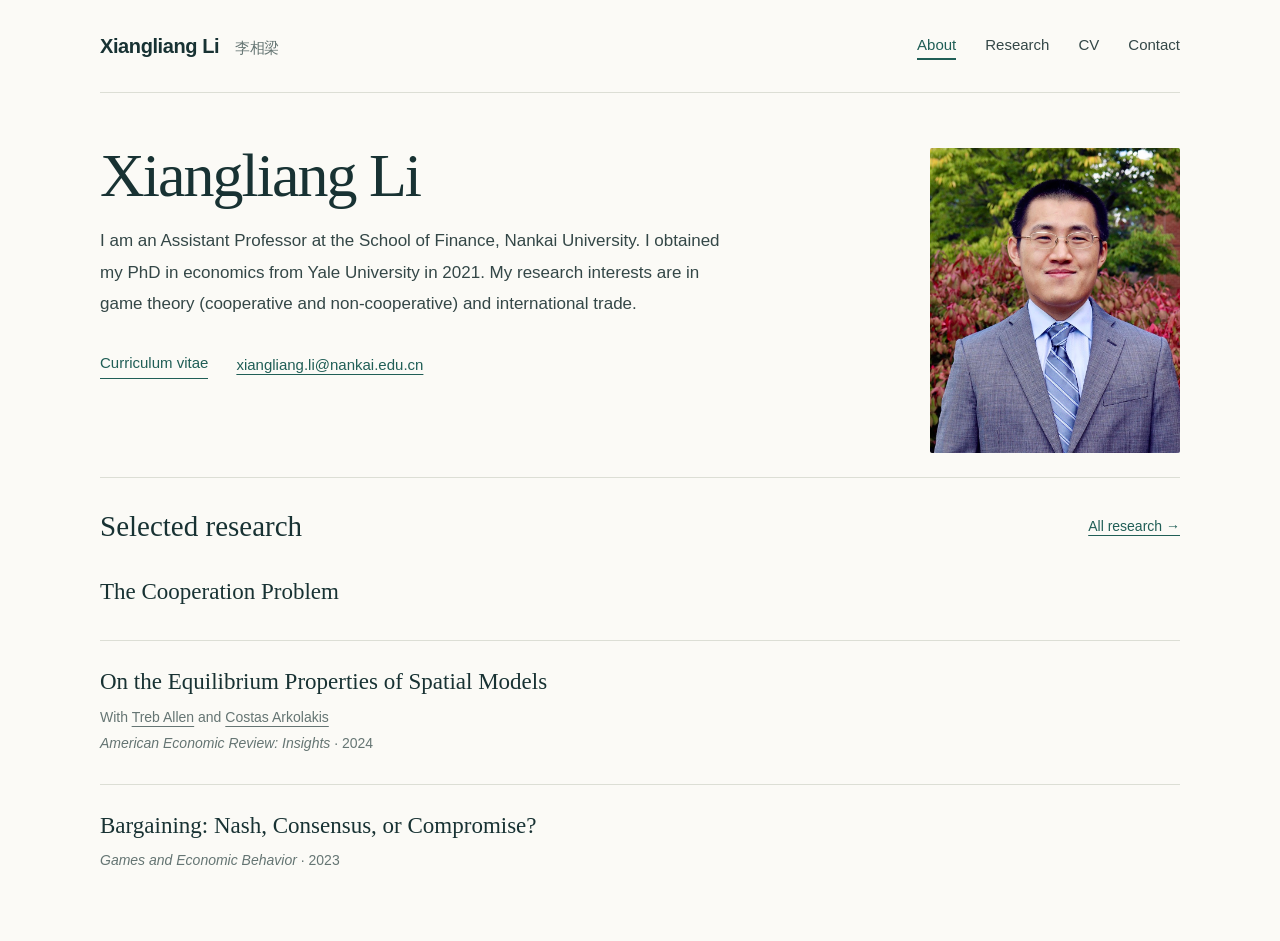
<file: docs/index.html>
<!doctype html>
<html lang="en">
<head>
<meta charset="utf-8"><meta name="viewport" content="width=device-width, initial-scale=1">
<title>Xiangliang Li | Economics, Nankai University</title><meta name="description" content="Xiangliang Li is an economist at Nankai University. Research in game theory and international trade. Papers, CV, and contact information.">
<link rel="canonical" href="https://xiangliangli123.github.io/">
<meta property="og:title" content="Xiangliang Li | Economics, Nankai University"><meta property="og:description" content="Xiangliang Li is an economist at Nankai University. Research in game theory and international trade. Papers, CV, and contact information.">
<meta property="og:type" content="website"><meta name="theme-color" content="#163b3c">
<link rel="icon" href="./assets/favicon.svg" type="image/svg+xml">
<link rel="stylesheet" href="./assets/style.css?v=e9ce53cc88a5">
<script type="application/ld+json">{"@context": "https://schema.org", "@type": "Person", "name": "Xiangliang Li", "alternateName": "李相梁", "jobTitle": "Assistant Professor", "affiliation": {"@type": "Organization", "name": "School of Finance, Nankai University"}, "email": "xiangliang.li@nankai.edu.cn", "url": "https://xiangliangli123.github.io/"}</script>
</head>
<body>
<a class="skip" href="#main">Skip to content</a>
<header><a class="wordmark" href="./">Xiangliang Li<span lang="zh">李相梁</span></a>
<nav aria-label="Main navigation"><a href="./" aria-current="page">About</a><a href="./research/" >Research</a><a href="https://www.dropbox.com/scl/fi/ubc4xd8nr8n3geh8gxwsm/cv.pdf?rlkey=dvymok926smuyikocnq3urpk0&amp;dl=0" >CV</a><a href="mailto:xiangliang.li@nankai.edu.cn">Contact</a></nav></header>
<main id="main"><section class="intro"><div class="intro-copy"><h1>Xiangliang Li</h1><p class="bio">I am an Assistant Professor at the School of Finance, Nankai University. I obtained my PhD in economics from Yale University in 2021. My research interests are in game theory (cooperative and non-cooperative) and international trade.</p><div class="intro-links"><a href="https://www.dropbox.com/scl/fi/ubc4xd8nr8n3geh8gxwsm/cv.pdf?rlkey=dvymok926smuyikocnq3urpk0&amp;dl=0" class="primary-link">Curriculum vitae</a><a href="mailto:xiangliang.li@nankai.edu.cn">xiangliang.li@nankai.edu.cn</a></div></div><figure class="portrait"><img src="./assets/portrait.jpg" alt="Xiangliang Li" width="600" height="750"></figure></section>
<section class="selected"><div class="section-heading"><h2>Selected research</h2><a href="./research/">All research <span aria-hidden="true">→</span></a></div><article class="paper"><h3><a href="https://www.dropbox.com/scl/fi/rqp66v7bkl5a4fiv05mss/cooperationProblemWebsite.pdf?rlkey=bnyqp6f9lswpty2rncblzdl6n&amp;dl=0" >The Cooperation Problem</a></h3></article><article class="paper"><h3><a href="https://drive.google.com/file/d/1M50xgYxoY0BzwEMqe9Tj0gcbrPdRkauJ/view?usp=sharing" >On the Equilibrium Properties of Spatial Models</a></h3><p class="authors">With <a href="https://sites.google.com/site/treballen/" >Treb Allen</a> and <a href="https://arkolakis.com/" >Costas Arkolakis</a></p><p class="venue"><i>American Economic Review: Insights</i> · 2024</p></article><article class="paper"><h3><a href="https://drive.google.com/file/d/15a9Zqtpr6maQ8fs-WfPBUq79wTtzP9Kb/view?usp=drive_link" >Bargaining: Nash, Consensus, or Compromise?</a></h3><p class="venue"><i>Games and Economic Behavior</i> · 2023</p></article></section></main>
</body></html>
</file>
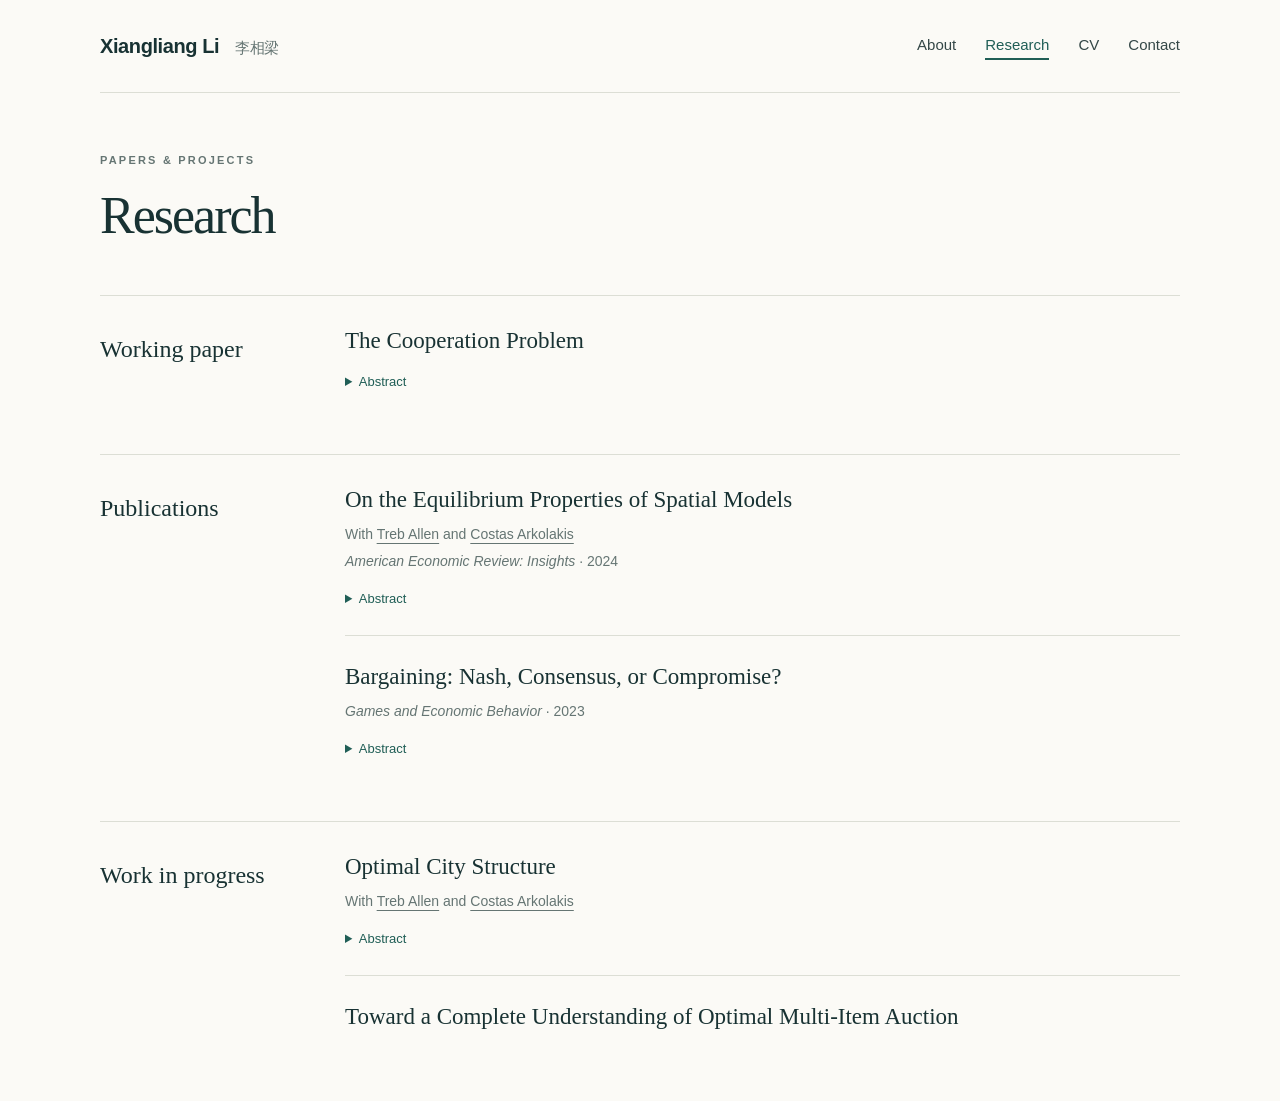
<file: docs/research/index.html>
<!doctype html>
<html lang="en">
<head>
<meta charset="utf-8"><meta name="viewport" content="width=device-width, initial-scale=1">
<title>Research | Xiangliang Li</title><meta name="description" content="Xiangliang Li is an economist at Nankai University. Research in game theory and international trade. Papers, CV, and contact information.">
<link rel="canonical" href="https://xiangliangli123.github.io/research/">
<meta property="og:title" content="Research | Xiangliang Li"><meta property="og:description" content="Xiangliang Li is an economist at Nankai University. Research in game theory and international trade. Papers, CV, and contact information.">
<meta property="og:type" content="website"><meta name="theme-color" content="#163b3c">
<link rel="icon" href="../assets/favicon.svg" type="image/svg+xml">
<link rel="stylesheet" href="../assets/style.css?v=e9ce53cc88a5">
<script type="application/ld+json">{"@context": "https://schema.org", "@type": "Person", "name": "Xiangliang Li", "alternateName": "李相梁", "jobTitle": "Assistant Professor", "affiliation": {"@type": "Organization", "name": "School of Finance, Nankai University"}, "email": "xiangliang.li@nankai.edu.cn", "url": "https://xiangliangli123.github.io/"}</script>
</head>
<body>
<a class="skip" href="#main">Skip to content</a>
<header><a class="wordmark" href="../">Xiangliang Li<span lang="zh">李相梁</span></a>
<nav aria-label="Main navigation"><a href="../" >About</a><a href="../research/" aria-current="page">Research</a><a href="https://www.dropbox.com/scl/fi/ubc4xd8nr8n3geh8gxwsm/cv.pdf?rlkey=dvymok926smuyikocnq3urpk0&amp;dl=0" >CV</a><a href="mailto:xiangliang.li@nankai.edu.cn">Contact</a></nav></header>
<main id="main"><div class="page-heading"><p class="eyebrow">PAPERS & PROJECTS</p><h1>Research</h1></div><section class="research-section"><h2>Working paper</h2><div><article class="paper"><h3><a href="https://www.dropbox.com/scl/fi/rqp66v7bkl5a4fiv05mss/cooperationProblemWebsite.pdf?rlkey=bnyqp6f9lswpty2rncblzdl6n&amp;dl=0" >The Cooperation Problem</a></h3><details><summary>Abstract</summary><p>Indeterminacy is pervasive in economic theory: models often admit multiple outcomes (e.g., multiple equilibria) even when real players select one. We formulate the cooperation problem, a pure model in which players themselves resolve indeterminacy through communication. We compare two hypothetical solutions to this problem, the consensus solution and the compromise solution, in an axiomatic framework, and identify the Axiom of Compromise, a refinement of the Pareto principle requiring efficiency for any subset of players once the others have reached their best. Using this model as a building block, we develop the comprehensive-form game, which extends the extensive-form game by allowing decision nodes to represent joint decisions as well as individual ones. This framework unifies Nash&#x27;s seminal works on bargaining and non-cooperative games, together with applications that combine them, including Nash (1953).</p></details></article></div></section><section class="research-section"><h2>Publications</h2><div><article class="paper"><h3><a href="https://drive.google.com/file/d/1M50xgYxoY0BzwEMqe9Tj0gcbrPdRkauJ/view?usp=sharing" >On the Equilibrium Properties of Spatial Models</a></h3><p class="authors">With <a href="https://sites.google.com/site/treballen/" >Treb Allen</a> and <a href="https://arkolakis.com/" >Costas Arkolakis</a></p><p class="venue"><i>American Economic Review: Insights</i> · 2024</p><details><summary>Abstract</summary><p>We consider a broad class of spatial models where there are many types of interactions across a large number of locations. We provide a new theorem that offers an iterative algorithm for calculating an equilibrium and sufficient and “globally necessary” conditions under which the equilibrium is unique. We show how this theorem enables the characterization of equilibrium properties for two important spatial systems: an urban model with spillovers across a large number of different types of agents and a dynamic migration model with forward looking agents. An Online Appendix provides eleven additional examples of both spatial and non-spatial economic frameworks for which our theorem provides new equilibrium characterizations.</p></details></article><article class="paper"><h3><a href="https://drive.google.com/file/d/15a9Zqtpr6maQ8fs-WfPBUq79wTtzP9Kb/view?usp=drive_link" >Bargaining: Nash, Consensus, or Compromise?</a></h3><p class="venue"><i>Games and Economic Behavior</i> · 2023</p><details><summary>Abstract</summary><p>Two solutions are proposed to Nash (1950)&#x27;s bargaining problem: the Consensus and Compromise solutions. They present a gradual divergence away from the Nash solution. In terms of axioms, the Nash solution&#x27;s Axiom IIA (Independence of Irrelevant Alternatives) is decomposed into several parts, the controversial ones of which are identified and gradually replaced giving rise to the Consensus and Compromise solutions. The two replacement parts are: 1). if the additional room for cooperation induced by the worsening no-cooperation are, for both players, no better than the solution, the solution shall not change; 2). a solution shall not be the best only for one player i.e. each player should make at least some concession, no matter how small.</p></details></article></div></section><section class="research-section"><h2>Work in progress</h2><div><article class="paper"><h3><a href="https://drive.google.com/file/d/1tLPEBq-5Reyu6Jz42wQM6U6UDNY0UGAc/view?usp=sharing" >Optimal City Structure</a></h3><p class="authors">With <a href="https://sites.google.com/site/treballen/" >Treb Allen</a> and <a href="https://arkolakis.com/" >Costas Arkolakis</a></p><details><summary>Abstract</summary><p>In this paper, we develop a quantitative general equilibrium model of a city that incorporates the many economic interactions that occur over the space of the city, including commuting, trade, and personal interactions. We show that, despite the many spatial linkages, in the absence of externalities the competitive equilibrium is efficient; conversely, in the presence of spillovers, there exists opportunities for a city planner to increase the welfare of the city inhabitants by restricting the use of land (“zoning”). We provide sufficient conditions for the optimal zoning policy that depend solely on observables and several key model parameters. Finally, we illustrate the flexibility of the model by applying it to study the observed zoning policy of the city of Chicago. Preliminary results suggest that the welfare if residents of Chicago would increase if more area in the central business was allocated to residents district and more area in the outlying neighborhoods was allocated to businesses.</p></details></article><article class="paper"><h3>Toward a Complete Understanding of Optimal Multi-Item Auction</h3></article></div></section></main>
</body></html>
</file>
<file: docs/assets/style.css>
:root{--ink:#183233;--text:#344747;--muted:#657573;--paper:#fbfaf6;--line:#dcded5;--accent:#205e56}*{box-sizing:border-box}html{scroll-behavior:smooth}body{margin:0;background:var(--paper);color:var(--text);font-family:-apple-system,BlinkMacSystemFont,"Segoe UI",Arial,sans-serif;font-size:17px;line-height:1.7}a{color:var(--accent);text-decoration-thickness:1px;text-underline-offset:4px}a:hover{color:#0b302a}a:focus-visible,summary:focus-visible{outline:3px solid #c08c35;outline-offset:5px}header,main,footer{width:min(1080px,calc(100% - 80px));margin:auto}header{display:flex;justify-content:space-between;align-items:center;gap:24px;padding:29px 0;border-bottom:1px solid var(--line)}.wordmark{font-size:20px;font-weight:650;letter-spacing:-.4px;color:var(--ink);text-decoration:none}.wordmark span{font-size:15px;font-weight:400;margin-left:16px;color:var(--muted)}nav{display:flex;gap:29px;font-size:15px}nav a{text-decoration:none;color:var(--text)}nav a[aria-current]{color:var(--accent);border-bottom:2px solid var(--accent)}.intro{display:grid;grid-template-columns:minmax(0,1fr) 250px;gap:90px;padding:48px 0 24px;align-items:start}.eyebrow{font-size:11px;font-weight:700;letter-spacing:2.2px;color:var(--muted);margin:0 0 17px}h1,h2,h3{color:var(--ink);font-family:Georgia,"Times New Roman",serif;font-weight:400}h1{font-size:62px;letter-spacing:-2px;line-height:1.1;margin:0 0 16px}.position{font-size:21px;margin:0 0 27px;color:var(--accent)}.bio{max-width:620px;margin:0 0 30px;line-height:1.85}.intro-links{display:flex;flex-wrap:wrap;align-items:center;gap:10px 28px;font-size:15px}.primary-link{display:inline-block;text-decoration:none;border-bottom:1px solid var(--accent);padding-bottom:3px}.portrait{margin:7px 0 0}.portrait img{display:block;width:100%;height:305px;object-fit:cover;object-position:center 25%;border-radius:2px}.portrait figcaption{font-size:12px;color:var(--muted);line-height:1.6;margin-top:16px}.profile-note{border-left:1px solid var(--line);padding:16px 0 0 28px;font-size:14px;color:var(--muted)}.chinese-name{font-size:34px;font-family:serif;color:var(--ink)}.focus{display:grid;grid-template-columns:220px 1fr;gap:30px;border-top:1px solid var(--line);border-bottom:1px solid var(--line);padding:26px 0}.focus h2{font-size:23px;margin:0}.focus ul{list-style:none;margin:0;padding:0;display:flex;flex-wrap:wrap;gap:7px 27px;font-size:14px;align-items:center}.focus li:before{content:"";width:5px;height:5px;display:inline-block;background:#8b9d84;border-radius:50%;margin:0 11px 2px 0}.selected{padding:24px 0 40px;border-top:1px solid var(--line)}.section-heading{display:flex;align-items:center;justify-content:space-between;gap:24px}.section-heading h2{font-size:29px;margin:0}.section-heading>a{font-size:14px}.paper{padding:25px 0;border-bottom:1px solid var(--line)}.paper:last-child{border-bottom:none}.paper h3{font-size:23px;line-height:1.4;margin:0 0 7px}.paper h3 a{text-decoration:none;color:var(--ink)}.paper h3 a:hover{text-decoration:underline}.authors,.venue{font-size:14px;color:var(--muted);margin:3px 0}.authors a{color:inherit}.paper details{margin-top:14px;font-size:15px}.paper summary{cursor:pointer;color:var(--accent);font-size:13px;width:fit-content}.paper details p{margin:15px 0 0;max-width:760px;line-height:1.85}.page-heading{padding:58px 0 35px}.page-heading h1{font-size:52px}.research-section{display:grid;grid-template-columns:200px minmax(0,1fr);gap:45px;border-top:1px solid var(--line);padding:29px 0 36px}.research-section>h2{margin:4px 0;font-size:24px}.research-section .paper:first-child{padding-top:0}footer{display:flex;justify-content:space-between;gap:20px;padding:26px 0 35px;border-top:1px solid var(--line);font-size:12px;color:var(--muted)}footer a{color:var(--muted)}.skip{position:absolute;left:12px;top:-100px;padding:8px 15px;background:var(--ink);color:white;z-index:10}.skip:focus{top:12px}@media(max-width:800px){header,main,footer{width:calc(100% - 44px)}.intro{gap:35px;grid-template-columns:minmax(0,1fr) 200px;padding-top:40px}h1{font-size:48px}.portrait img{height:255px}.focus{grid-template-columns:1fr;gap:12px}.research-section{grid-template-columns:1fr;gap:20px}.research-section>h2{font-size:23px}}@media(max-width:560px){body{font-size:16px}header{align-items:flex-start;flex-direction:column;gap:18px;padding:22px 0}nav{gap:26px;font-size:14px}.intro{grid-template-columns:1fr;gap:24px;padding:32px 0 20px}.intro-copy{order:1}.portrait,.profile-note{order:2}.portrait{max-width:220px}.portrait img{height:255px}.portrait figcaption{display:none}.profile-note{display:none}h1{font-size:47px}.position{font-size:19px}.eyebrow{font-size:10px;letter-spacing:1.6px}.bio{line-height:1.8}.focus ul{display:block}.focus li{margin:6px 0}.section-heading{align-items:baseline}.section-heading h2{font-size:26px}.paper h3{font-size:21px}.selected{padding:24px 0 32px}.page-heading{padding-top:40px}.page-heading h1{font-size:44px}footer{flex-direction:column;gap:4px;font-size:11px}.research-section{padding-top:22px}.wordmark span{font-size:14px}}
@media(prefers-reduced-motion:reduce){html{scroll-behavior:auto}}@media print{header nav,.intro-links,footer,.skip{display:none}body{background:white;color:black}header,main{width:100%}.intro{padding:25px 0}.paper{break-inside:avoid}details::details-content{content-visibility:visible}a{color:inherit;text-decoration:none}}
</file>
